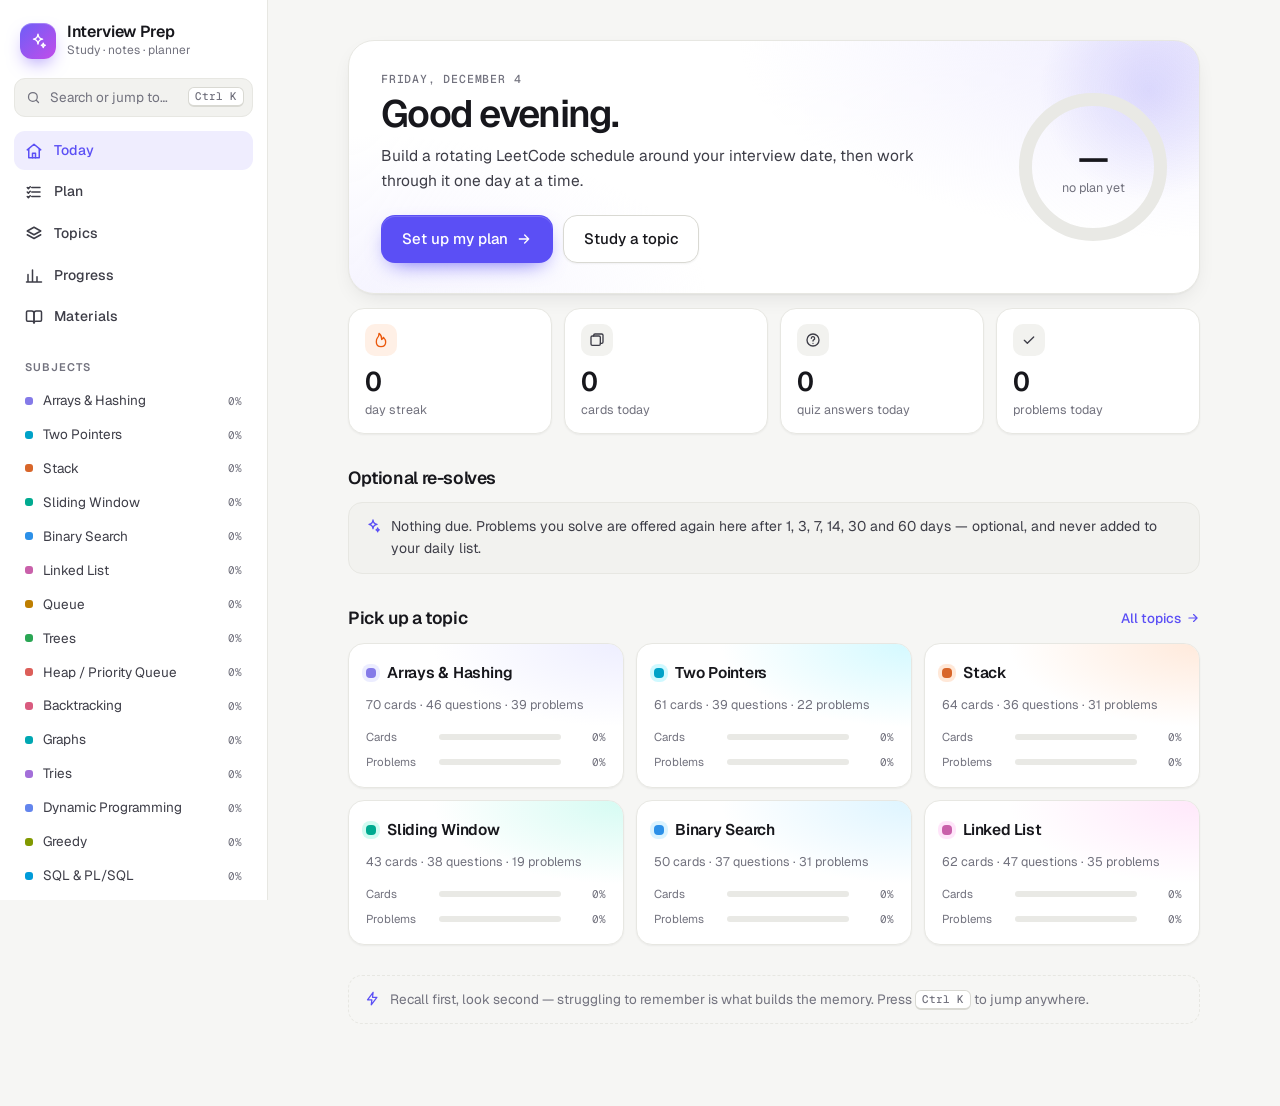
<file: index.html>
<!DOCTYPE html>
<html lang="en">
<head>
<meta charset="utf-8">
<meta name="viewport" content="width=device-width, initial-scale=1, viewport-fit=cover">
<meta name="theme-color" content="#f6f6f4">
<title>Interview Prep</title>
<meta name="description" content="Interview prep — notes, study guides, flashcards, quizzes and a weekly LeetCode planner.">
<link rel="icon" href="data:image/svg+xml,<svg xmlns='http://www.w3.org/2000/svg' viewBox='0 0 100 100'><defs><linearGradient id='g' x1='0' y1='0' x2='1' y2='1'><stop offset='0' stop-color='%236d5ef7'/><stop offset='1' stop-color='%23d946ef'/></linearGradient></defs><rect width='100' height='100' rx='26' fill='url(%23g)'/><path d='M50 20c2 21 9 29 30 32-21 3-28 11-30 32-2-21-9-29-30-32 21-3 28-11 30-32Z' fill='white'/></svg>">
<link rel="preconnect" href="https://fonts.googleapis.com">
<link rel="preconnect" href="https://fonts.gstatic.com" crossorigin>
<link rel="stylesheet" href="https://fonts.googleapis.com/css2?family=Geist:wght@400;500;600;700&family=Geist+Mono:wght@400;500&display=swap">
<script>try{var t=localStorage.getItem("study-theme");if(t==="light"||t==="dark")document.documentElement.dataset.theme=t}catch(e){}</script>
<link rel="stylesheet" href="study/style.css?v=20">
<!-- bump v on every deploy so browsers never mix old and new modules -->
<script type="importmap">{"imports":{
  "./study/js/app.js":"./study/js/app.js?v=20","./study/js/merge.js":"./study/js/merge.js?v=20","./study/js/plan.js":"./study/js/plan.js?v=20","./study/js/srs.js":"./study/js/srs.js?v=20",
  "./study/js/store.js":"./study/js/store.js?v=20","./study/js/sync.js":"./study/js/sync.js?v=20","./study/js/util.js":"./study/js/util.js?v=20","./study/js/ui.js":"./study/js/ui.js?v=20",
  "./study/js/views/cards.js":"./study/js/views/cards.js?v=20","./study/js/views/plan.js":"./study/js/views/plan.js?v=20","./study/js/views/progress.js":"./study/js/views/progress.js?v=20",
  "./study/js/views/quiz.js":"./study/js/views/quiz.js?v=20","./study/js/views/today.js":"./study/js/views/today.js?v=20","./study/js/views/topics.js":"./study/js/views/topics.js?v=20","./study/js/views/materials.js":"./study/js/views/materials.js?v=20","./study/js/views/prep.js":"./study/js/views/prep.js?v=20","./study/js/views/solutions.js":"./study/js/views/solutions.js?v=20","./study/js/solutions.js":"./study/js/solutions.js?v=20"
}}</script>
</head>
<body>
<div class="shell">
  <aside class="side" id="side"></aside>
  <div class="stage">
    <header class="top" id="top"></header>
    <main id="main"></main>
  </div>
</div>
<nav class="dock" id="nav" aria-label="Main"></nav>
<div id="toasts" aria-live="polite"></div>
<script type="module" src="study/js/app.js?v=20"></script>
<noscript><p style="padding:24px">This page needs JavaScript.</p></noscript>
</body>
</html>
</file>
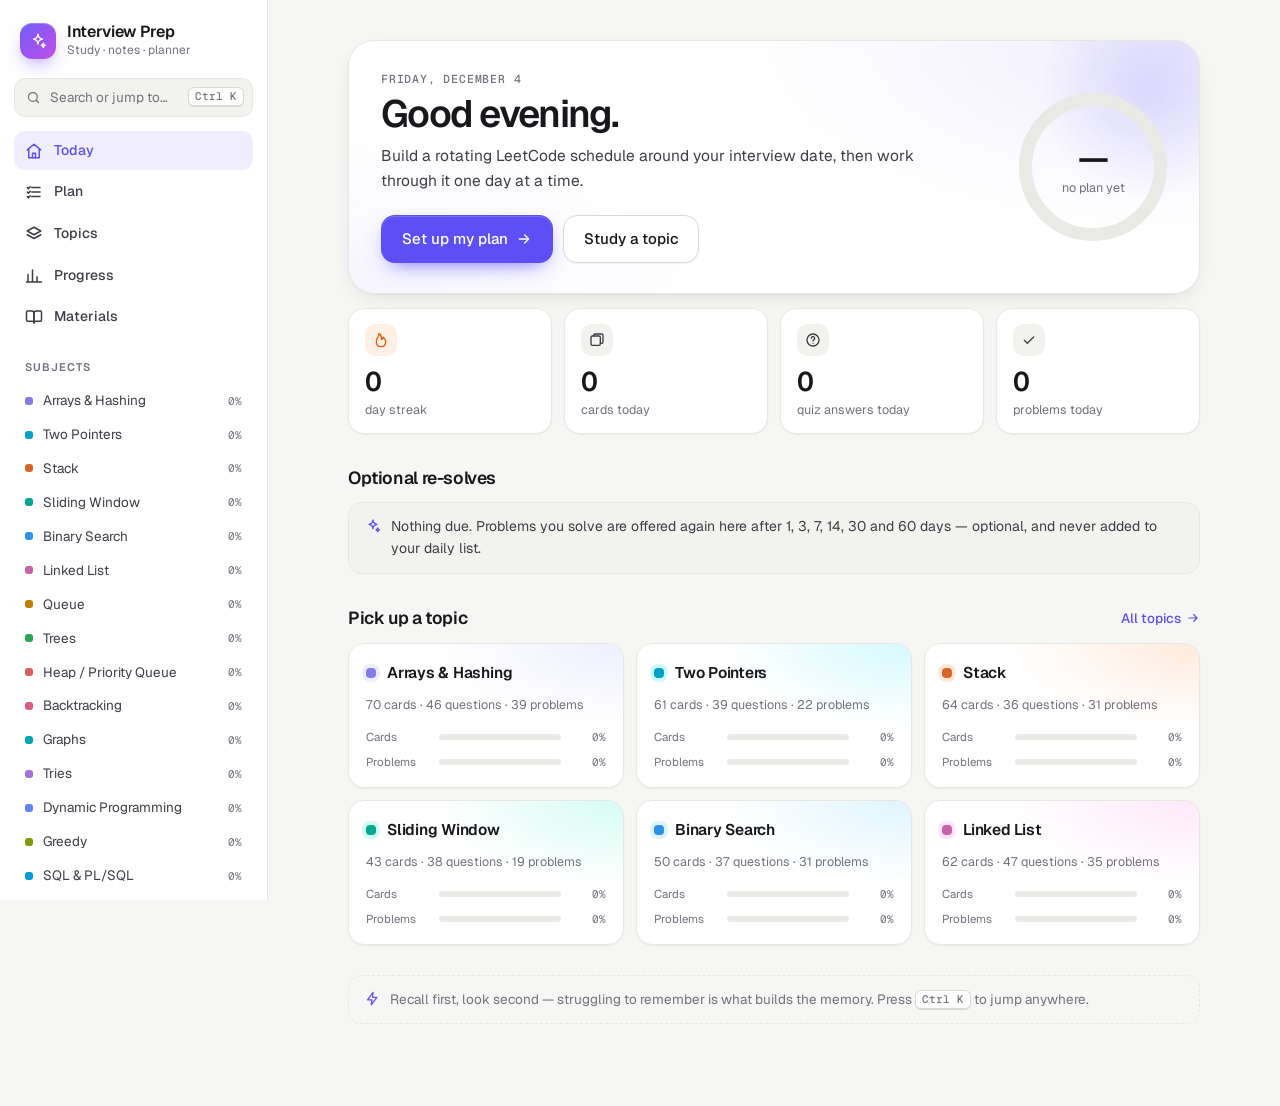
<file: study/index.html>
<!DOCTYPE html>
<html lang="en">
<head>
<meta charset="utf-8">
<title>Interview Prep</title>
<!-- the app now lives at the site root; keep old /study/ links working -->
<script>location.replace("../" + location.hash);</script>
<meta http-equiv="refresh" content="0; url=../">
</head>
<body><p><a href="../">Interview Prep has moved &rarr;</a></p></body>
</html>
</file>
<file: study/style.css>
/* ==========================================================================
   Study — design tokens
   ========================================================================== */
:root{
  --bg:#f6f6f4; --surface:#ffffff; --surface-2:#f2f2ef; --surface-3:#e9e9e5;
  --ink:#17171c; --ink-2:#3d3d47; --muted:#72727e; --line:#e7e7e2; --line-2:#d9d9d3;
  --accent:#5b4ff5; --accent-2:#6f64ff; --accent-ink:#ffffff; --accent-wash:#efedfe; --accent-line:#d8d4fd;
  --good:#16a34a; --good-wash:#e8f7ee; --bad:#dc2626; --bad-wash:#fdeeee; --warn:#b45309; --warn-wash:#fdf3e3;
  --hot:#ea580c; --hot-wash:#fff0e6;
  --sh-1:0 1px 2px rgba(23,23,28,.05);
  --sh-2:0 1px 2px rgba(23,23,28,.04),0 8px 24px -10px rgba(23,23,28,.14);
  --sh-3:0 28px 70px -18px rgba(23,23,28,.32),0 6px 16px -6px rgba(23,23,28,.10);
  --glass:rgba(255,255,255,.74);
  --tl:.64; --tw:.955; --tc-c:.16;
  --r:16px; --r-sm:11px; --r-lg:22px;
  --ease:cubic-bezier(.2,.8,.2,1); --spring:cubic-bezier(.34,1.5,.64,1);
  --font:"Geist",system-ui,-apple-system,"Segoe UI",Roboto,sans-serif;
  --mono:"Geist Mono",ui-monospace,"Cascadia Mono",Consolas,monospace;
  color-scheme:light;
}
@media (prefers-color-scheme: dark){
  :root:not([data-theme="light"]){
    --bg:#0a0a0c; --surface:#131316; --surface-2:#1a1a1f; --surface-3:#24242a;
    --ink:#ededf2; --ink-2:#c6c6d0; --muted:#8c8c99; --line:#232329; --line-2:#2f2f37;
    --accent:#8d84ff; --accent-2:#a39cff; --accent-ink:#0d0b20; --accent-wash:#1f1c3b; --accent-line:#3a3572;
    --good:#4ade80; --good-wash:#10281a; --bad:#f87171; --bad-wash:#2e1414; --warn:#fbbf24; --warn-wash:#2d230b;
    --hot:#fb923c; --hot-wash:#2c1a0d;
    --sh-1:0 1px 2px rgba(0,0,0,.4);
    --sh-2:0 1px 2px rgba(0,0,0,.4),0 10px 28px -12px rgba(0,0,0,.7);
    --sh-3:0 30px 80px -20px rgba(0,0,0,.85),0 6px 18px -6px rgba(0,0,0,.5);
    --glass:rgba(19,19,22,.72);
    --tl:.74; --tw:.27; --tc-c:.15;
    color-scheme:dark;
  }
}
:root[data-theme="dark"]{
  --bg:#0a0a0c; --surface:#131316; --surface-2:#1a1a1f; --surface-3:#24242a;
  --ink:#ededf2; --ink-2:#c6c6d0; --muted:#8c8c99; --line:#232329; --line-2:#2f2f37;
  --accent:#8d84ff; --accent-2:#a39cff; --accent-ink:#0d0b20; --accent-wash:#1f1c3b; --accent-line:#3a3572;
  --good:#4ade80; --good-wash:#10281a; --bad:#f87171; --bad-wash:#2e1414; --warn:#fbbf24; --warn-wash:#2d230b;
  --hot:#fb923c; --hot-wash:#2c1a0d;
  --sh-1:0 1px 2px rgba(0,0,0,.4);
  --sh-2:0 1px 2px rgba(0,0,0,.4),0 10px 28px -12px rgba(0,0,0,.7);
  --sh-3:0 30px 80px -20px rgba(0,0,0,.85),0 6px 18px -6px rgba(0,0,0,.5);
  --glass:rgba(19,19,22,.72);
  --tl:.74; --tw:.27; --tc-c:.15;
  color-scheme:dark;
}
/* topic colour, set per element with style="--h:<hue>" plus class .hued */
.hued{--tc:oklch(var(--tl) var(--tc-c) var(--h,275));--tc-wash:oklch(var(--tw) .045 var(--h,275))}

/* ==========================================================================
   Base
   ========================================================================== */
*,*::before,*::after{box-sizing:border-box}
html{-webkit-text-size-adjust:100%}
body{margin:0;background:var(--bg);color:var(--ink);font:15px/1.55 var(--font);-webkit-font-smoothing:antialiased;text-rendering:optimizeLegibility}
::selection{background:var(--accent-line)}
a{color:var(--accent);text-decoration:none}
button,input,select,textarea{font:inherit;color:inherit}
button{-webkit-tap-highlight-color:transparent}
a{-webkit-tap-highlight-color:transparent}
code{font-family:var(--mono);font-size:.86em;background:var(--surface-2);border:1px solid var(--line);padding:.06em .38em;border-radius:6px}
pre{margin:12px 0;padding:14px 16px;background:var(--surface-2);border:1px solid var(--line);border-radius:12px;overflow:auto;font:12.5px/1.65 var(--mono);tab-size:4}
pre code{background:none;border:0;padding:0;font-size:inherit}
p{margin:0 0 10px} ul,ol{margin:0 0 10px;padding-left:22px}
h1,h2,h3{margin:0;font-weight:600;letter-spacing:-.022em;line-height:1.15}
b,strong{font-weight:600}
:focus-visible{outline:2px solid var(--accent);outline-offset:2px}
.ic{flex:none;display:block}
.muted{color:var(--muted)} .small{font-size:13px} .mono{font-family:var(--mono)} .ink{color:var(--ink)}
kbd{display:inline-block;font:500 11px/1.4 var(--mono);padding:1px 6px;border-radius:6px;border:1px solid var(--line-2);border-bottom-width:2px;background:var(--surface);color:var(--muted);vertical-align:1px}

/* ==========================================================================
   Shell: sidebar (desktop), glass top bar + floating dock (mobile)
   ========================================================================== */
.shell{display:grid;grid-template-columns:1fr;min-height:100vh;min-height:100dvh}
.stage{min-width:0}
.side{display:none}
.top{position:sticky;top:0;z-index:30;display:flex;align-items:center;justify-content:space-between;gap:10px;padding:calc(10px + env(safe-area-inset-top)) 14px 10px 16px;background:var(--glass);-webkit-backdrop-filter:saturate(1.8) blur(18px);backdrop-filter:saturate(1.8) blur(18px);border-bottom:1px solid var(--line)}
#main{view-transition-name:main;max-width:940px;margin:0 auto;padding:20px 16px calc(116px + env(safe-area-inset-bottom))}

.brand{display:flex;align-items:center;gap:11px;color:var(--ink);padding:4px 6px;border-radius:12px}
.brand .logo{width:36px;height:36px;border-radius:12px;display:grid;place-items:center;color:#fff;background:linear-gradient(135deg,#6d5ef7,#c24dea);box-shadow:0 8px 20px -8px #7c5cf7,inset 0 1px 0 rgba(255,255,255,.25);transition:transform .4s var(--spring)}
.brand:hover .logo{transform:rotate(-8deg) scale(1.06)}
.brand b{display:block;font-size:16px;letter-spacing:-.02em;line-height:1.2}
.brand small{display:block;color:var(--muted);font-size:12px}
.brand.sm{gap:9px}
.brand.sm .logo{width:30px;height:30px;border-radius:10px}

.iconbtn{display:grid;place-items:center;width:36px;height:36px;border-radius:11px;border:0;background:transparent;color:var(--ink-2);cursor:pointer;transition:background .15s,color .15s,transform .2s var(--spring)}
.iconbtn:hover{background:var(--surface-2);color:var(--ink)}
.iconbtn:active{transform:scale(.9)}

.sync{display:inline-flex;align-items:center;gap:7px;font-size:12.5px;font-weight:500;color:var(--muted);padding:5px 10px;border-radius:99px;border:1px solid var(--line);background:var(--surface);transition:border-color .2s}
.sync:hover{border-color:var(--line-2)}
.sync.compact{padding:0;width:30px;height:30px;justify-content:center;border:0;background:transparent}
.sync .dot{width:7px;height:7px;border-radius:50%;background:var(--muted)}
.sync.on .dot{background:var(--good);box-shadow:0 0 0 3px var(--good-wash)}
.sync.err .dot{background:var(--bad);box-shadow:0 0 0 3px var(--bad-wash)}

/* dock */
.dock{position:fixed;left:50%;bottom:calc(12px + env(safe-area-inset-bottom));transform:translateX(-50%);z-index:40;display:flex;gap:4px;padding:6px;border-radius:24px;background:var(--glass);-webkit-backdrop-filter:saturate(1.8) blur(20px);backdrop-filter:saturate(1.8) blur(20px);border:1px solid var(--line);box-shadow:var(--sh-3);width:min(430px,calc(100% - 24px))}
.dock a{position:relative;flex:1;display:flex;flex-direction:column;align-items:center;gap:3px;padding:8px 4px 7px;border-radius:18px;color:var(--muted);font-size:11px;font-weight:500;transition:color .25s,transform .2s var(--spring)}
.dock a:active{transform:scale(.92)}
.dock a.on{color:var(--accent)}
.dock{isolation:isolate}
.dock-pill{position:absolute;top:6px;bottom:6px;left:6px;width:calc((100% - 12px - 16px) / 5);border-radius:18px;background:var(--accent-wash);z-index:-1;transform:translateX(calc(var(--i,0) * (100% + 4px)));transition:transform .42s cubic-bezier(.3,1.25,.5,1);will-change:transform}
.dock em{position:absolute;top:3px;left:calc(50% + 6px);min-width:17px;height:17px;padding:0 5px;border-radius:9px;background:var(--accent);color:var(--accent-ink);font:600 10px/17px var(--mono);font-style:normal;text-align:center}

@media (min-width:960px){
  .shell{grid-template-columns:268px minmax(0,1fr)}
  .side{display:flex;flex-direction:column;gap:14px;position:sticky;top:0;height:100vh;height:100dvh;padding:18px 14px 16px;border-right:1px solid var(--line);background:var(--surface);overflow-y:auto;scrollbar-width:none}
  .side:hover{scrollbar-width:thin}
  .top,.dock{display:none}
  #main{padding:40px 44px 72px}
  #toasts{left:auto!important;right:24px;transform:none!important;bottom:24px!important;align-items:flex-end!important}
}

.search{display:flex;align-items:center;gap:9px;width:100%;padding:8px 8px 8px 11px;border-radius:11px;border:1px solid var(--line);background:var(--surface-2);color:var(--muted);cursor:pointer;font-size:13.5px;text-align:left;transition:border-color .2s,color .2s,box-shadow .2s}
.search:hover{border-color:var(--line-2);color:var(--ink-2);box-shadow:var(--sh-1)}
.search kbd{margin-left:auto}
.snav{display:flex;flex-direction:column;gap:2px}
.snav a{position:relative;isolation:isolate;display:flex;align-items:center;gap:11px;padding:9px 11px;border-radius:11px;color:var(--ink-2);font-weight:500;font-size:14px;transition:background .15s,color .2s}
.snav a:hover{background:var(--surface-2)}
.snav a.on{color:var(--accent)}
.snav a.on:hover{background:transparent}
.snav-ind{position:absolute;inset:0;border-radius:11px;background:var(--accent-wash);z-index:-1;view-transition-name:snav-ind}
.snav em{margin-left:auto;font:600 11px/1.6 var(--mono);font-style:normal;background:var(--accent);color:var(--accent-ink);border-radius:99px;padding:0 7px}
.side-h{font-size:11px;font-weight:600;letter-spacing:.09em;text-transform:uppercase;color:var(--muted);padding:0 11px;margin:8px 0 -6px}
.subs{display:flex;flex-direction:column;gap:1px}
.sub{display:flex;align-items:center;gap:10px;padding:6px 11px;border-radius:10px;color:var(--ink-2);font-size:13.5px;transition:background .15s,color .15s}
.sub:hover{background:var(--surface-2);color:var(--ink)}
.sub.on{background:var(--tc-wash);color:var(--ink);font-weight:500}
.sub i{width:8px;height:8px;border-radius:3px;background:var(--tc);flex:none;transition:transform .3s var(--spring)}
.sub:hover i{transform:scale(1.35)}
.sub span{flex:1;min-width:0;overflow:hidden;text-overflow:ellipsis;white-space:nowrap}
.sub small{font:11px var(--mono);color:var(--muted)}
.side-foot{margin-top:auto;display:flex;flex-direction:column;gap:12px;padding-top:14px;border-top:1px solid var(--line)}
.streak{display:flex;align-items:center;gap:9px;font-size:13px;color:var(--ink-2);padding:0 6px}
.streak .ic{color:var(--hot)}

/* ==========================================================================
   Motion: page transitions + entrance choreography
   ========================================================================== */
::view-transition-old(main){animation:vt-out .16s ease both}
::view-transition-new(main){animation:vt-in .34s var(--ease) both}
::view-transition-group(snav-ind),::view-transition-group(dock-ind),::view-transition-group(seg-ind){animation-duration:.42s;animation-timing-function:cubic-bezier(.3,1.25,.5,1)}
html.vt-theme #main,html.vt-theme .snav-ind,html.vt-theme .dock-ind,html.vt-theme .seg-ind{view-transition-name:none}
html.vt-theme::view-transition-old(root){animation:none}
html.vt-theme::view-transition-new(root){animation:theme-in .5s var(--ease) both}
/* top-level tab switches slide sideways in tab order */
::view-transition-old(root),::view-transition-new(root){animation-duration:.22s}
html[data-nav="fwd"]::view-transition-old(main){animation:slide-out-l .2s cubic-bezier(.4,0,1,1) both}
html[data-nav="fwd"]::view-transition-new(main){animation:slide-in-r .34s cubic-bezier(.2,.8,.2,1) both}
html[data-nav="back"]::view-transition-old(main){animation:slide-out-r .2s cubic-bezier(.4,0,1,1) both}
html[data-nav="back"]::view-transition-new(main){animation:slide-in-l .34s cubic-bezier(.2,.8,.2,1) both}
@keyframes slide-out-l{to{opacity:0;transform:translateX(-36px)}}
@keyframes slide-out-r{to{opacity:0;transform:translateX(36px)}}
@keyframes slide-in-r{from{opacity:0;transform:translateX(44px)}}
@keyframes slide-in-l{from{opacity:0;transform:translateX(-44px)}}
@keyframes vt-out{to{opacity:0;transform:translateY(-6px)}}
@keyframes vt-in{from{opacity:0;transform:translateY(12px)}}
@keyframes theme-in{from{clip-path:circle(0 at 100% 0)}to{clip-path:circle(150% at 100% 0)}}
@keyframes rise{from{opacity:0;transform:translateY(10px)}}
@keyframes fade{from{opacity:0}}
@keyframes pop{0%{transform:scale(1)}40%{transform:scale(1.025)}100%{transform:scale(1)}}
@keyframes shake{0%,100%{transform:translateX(0)}20%{transform:translateX(-7px)}40%{transform:translateX(6px)}60%{transform:translateX(-4px)}80%{transform:translateX(2px)}}
@keyframes grow{from{transform:scaleX(0)}}
@keyframes ringin{from{stroke-dashoffset:var(--c)}}

.view[data-enter="1"] .rise{animation:rise .55s var(--ease) both}
.view[data-enter="1"] .rise.d1{animation-delay:.07s}
.view[data-enter="1"] .stagger>*{animation:rise .5s var(--ease) both}
.stagger>:nth-child(2){animation-delay:.04s}.stagger>:nth-child(3){animation-delay:.08s}.stagger>:nth-child(4){animation-delay:.12s}
.stagger>:nth-child(5){animation-delay:.16s}.stagger>:nth-child(6){animation-delay:.2s}.stagger>:nth-child(7){animation-delay:.24s}
.stagger>:nth-child(8){animation-delay:.28s}.stagger>:nth-child(9){animation-delay:.32s}.stagger>:nth-child(n+10){animation-delay:.36s}
.view[data-enter] .bar i{animation:grow 1s var(--ease) both;transform-origin:left}
.view[data-enter] .ring .val{animation:ringin 1.2s var(--ease) both}
@media (max-width:700px){
  .view[data-enter="1"] .stagger>*{animation-duration:.36s}
  .stagger>:nth-child(n+2){animation-delay:.03s}.stagger>:nth-child(n+3){animation-delay:.06s}.stagger>:nth-child(n+4){animation-delay:.09s}.stagger>:nth-child(n+5){animation-delay:.12s}
  .view[data-enter] .ring .val{animation-duration:.8s}
  .view[data-enter] .bar i{animation-duration:.6s}
}
a,button,summary,.chip{touch-action:manipulation}

/* ==========================================================================
   Page furniture
   ========================================================================== */
.page-h{display:flex;align-items:flex-end;justify-content:space-between;gap:16px;flex-wrap:wrap;margin:2px 0 24px}
.page-h h1{font-size:32px;letter-spacing:-.04em}
.eyebrow{font:500 11.5px var(--mono);letter-spacing:.07em;text-transform:uppercase;color:var(--muted);margin-bottom:8px}
.lead{color:var(--ink-2);font-size:15.5px;line-height:1.6;margin:10px 0 20px;max-width:56ch}
.lead b{color:var(--ink)}
h2{font-size:17.5px}
.sec-h{display:flex;align-items:center;gap:10px;margin:34px 0 14px}
.sec-h h2{margin:0}
.sec-h .link,.sec-h>.small{margin-left:auto}
.link{display:inline-flex;align-items:center;gap:5px;font-size:13.5px;font-weight:500;color:var(--accent);transition:gap .2s var(--ease)}
.link:hover{gap:8px}
.linkbtn{display:inline-flex;align-items:center;gap:5px;border:0;background:none;padding:0;color:var(--accent);font-size:inherit;font-weight:500;cursor:pointer}
.linkbtn:hover{text-decoration:underline;text-underline-offset:3px}
.backlink{display:inline-flex;align-items:center;gap:6px;color:var(--muted);font-size:13.5px;font-weight:500;margin:0 0 16px -6px;padding:5px 10px 5px 6px;border-radius:9px;transition:color .15s,background .15s,gap .2s var(--ease)}
.backlink:hover{color:var(--ink);background:var(--surface-2);gap:9px}
.note,.tip{display:flex;align-items:flex-start;gap:10px;padding:13px 16px;border-radius:14px;background:var(--surface-2);border:1px solid var(--line);color:var(--ink-2);font-size:14px}
.note .ic,.tip .ic{margin-top:2px;color:var(--accent)}
.tip{margin-top:30px;background:transparent;border-style:dashed;color:var(--muted);font-size:13.5px}
.loading{display:flex;align-items:center;justify-content:center;gap:10px;padding:80px 0;color:var(--muted)}
.spinner{display:inline-block;width:16px;height:16px;border:2px solid var(--line-2);border-top-color:var(--accent);border-radius:50%;animation:sp .8s linear infinite}
@keyframes sp{to{transform:rotate(360deg)}}

/* ==========================================================================
   Primitives
   ========================================================================== */
.card{background:var(--surface);border:1px solid var(--line);border-radius:var(--r);padding:18px 20px;margin-bottom:12px;box-shadow:var(--sh-1)}
.card.soft{background:var(--surface-2);box-shadow:none}
.card.danger{border-color:color-mix(in oklab,var(--bad) 22%,var(--line))}
.card-h{display:flex;align-items:center;gap:10px;font-size:15px}
.card-h .ic{color:var(--muted)}
.grid{display:grid;gap:12px} .g2{grid-template-columns:repeat(2,1fr)} .g3{grid-template-columns:repeat(3,1fr)}
.row{display:flex;align-items:center;gap:10px;flex-wrap:wrap} .row.between{justify-content:space-between}
.avatar{width:26px;height:26px;border-radius:50%;object-fit:cover}

.btn{display:inline-flex;align-items:center;justify-content:center;gap:8px;min-height:40px;padding:8px 16px;border-radius:var(--r-sm);border:1px solid var(--line-2);background:var(--surface);color:var(--ink);font-weight:500;font-size:14px;line-height:1.2;cursor:pointer;white-space:nowrap;user-select:none;box-shadow:var(--sh-1);transition:transform .18s var(--spring),background .15s,border-color .15s,box-shadow .2s,color .15s}
.btn:hover{background:var(--surface-2);border-color:color-mix(in oklab,var(--ink) 18%,var(--line-2))}
.btn:active{transform:scale(.96)}
.btn.primary{background:var(--accent);border-color:transparent;color:var(--accent-ink);box-shadow:inset 0 1px 0 rgba(255,255,255,.18),0 8px 22px -10px var(--accent)}
.btn.primary:hover{background:var(--accent-2);box-shadow:inset 0 1px 0 rgba(255,255,255,.18),0 12px 26px -10px var(--accent)}
.btn.ghost{background:transparent;border-color:transparent;box-shadow:none;color:var(--ink-2)}
.btn.ghost:hover{background:var(--surface-2);color:var(--ink)}
.btn.sm{min-height:32px;padding:5px 11px;font-size:13px;border-radius:9px;gap:6px}
.btn.lg{min-height:48px;padding:11px 20px;font-size:15px;border-radius:14px}
.btn.block{width:100%}
.btn[disabled]{opacity:.5;pointer-events:none}
.btn kbd{background:transparent;color:inherit;border-color:currentColor;opacity:.55;margin-left:2px}
.btn .count{font:600 11px/1.5 var(--mono);background:var(--accent);color:var(--accent-ink);border-radius:99px;padding:0 6px}
.btn .ic{transition:transform .25s var(--ease)}
.btn:hover .ic:last-child:not(:first-child){transform:translateX(2px)}

.chips{display:flex;flex-wrap:wrap;gap:6px}
.chip{display:inline-flex;align-items:center;gap:6px;padding:6px 13px;border-radius:99px;border:1px solid var(--line-2);background:var(--surface);font-size:13px;font-weight:500;color:var(--ink-2);cursor:pointer;user-select:none;transition:background .2s,border-color .2s,color .2s,transform .2s var(--spring)}
.chip:hover{border-color:color-mix(in oklab,var(--ink) 25%,var(--line-2));color:var(--ink)}
.chip:active{transform:scale(.94)}
.chip.on{background:var(--ink);border-color:var(--ink);color:var(--surface)}
.tag{display:inline-flex;align-items:center;gap:4px;font:500 11px/1.5 var(--mono);padding:1px 8px;border-radius:99px;background:var(--surface-2);color:var(--muted);border:1px solid var(--line);white-space:nowrap}
.tag.easy{color:var(--good);background:var(--good-wash);border-color:transparent}
.tag.medium{color:var(--warn);background:var(--warn-wash);border-color:transparent}
.tag.hard{color:var(--bad);background:var(--bad-wash);border-color:transparent}
.tag.acc{background:var(--accent-wash);color:var(--accent);border-color:transparent}
.tag.ok{background:var(--good-wash);color:var(--good);border-color:transparent}
.tag.bad{background:var(--bad-wash);color:var(--bad);border-color:transparent}

.bar{height:6px;border-radius:99px;background:var(--surface-3);overflow:hidden}
.bar i{display:block;height:100%;border-radius:inherit;background:var(--accent);transition:width .6s var(--ease)}
.bar.good i{background:var(--good)} .bar.bad i{background:var(--bad)} .bar.tint i{background:var(--tc)}

.ring{position:relative;width:var(--size);height:var(--size);flex:none}
.ring svg{transform:rotate(-90deg);display:block;overflow:visible}
.ring circle{fill:none}
.ring .trk{stroke:var(--surface-3)}
.ring .val{stroke:var(--accent);stroke-linecap:round;transition:stroke-dashoffset .8s var(--ease)}
.ring.zero .val{opacity:0}
.hued .ring .val{stroke:var(--tc)}
.ring-l{position:absolute;inset:0;display:grid;place-content:center;text-align:center;line-height:1.1}
.ring-l b{font-size:calc(var(--size) * .23);font-weight:600;letter-spacing:-.04em;font-variant-numeric:tabular-nums}
.ring-l span{font-size:max(10.5px,calc(var(--size) * .085));color:var(--muted);margin-top:3px}

.list{list-style:none;margin:0;padding:0;background:var(--surface);border:1px solid var(--line);border-radius:var(--r);overflow:hidden;box-shadow:var(--sh-1)}
.list>li+li{border-top:1px solid var(--line)}
.li{display:flex;align-items:center;gap:13px;padding:13px 16px;color:inherit;min-height:58px;transition:background .15s}
.li:hover{background:var(--surface-2)}
.li .t{flex:1;min-width:0}
.li .t b{display:block;font-weight:500;font-size:14.5px;line-height:1.35}
.li .t small{display:block;color:var(--muted);font-size:12.5px;margin-top:1px}
.li .r{display:flex;align-items:center;gap:8px;font:12px var(--mono);color:var(--muted);white-space:nowrap}
.li:hover .r .ic{color:var(--accent)}
.lidot{width:9px;height:9px;border-radius:3px;background:var(--tc);flex:none;box-shadow:0 0 0 4px var(--tc-wash)}

.empty{display:flex;flex-direction:column;align-items:center;text-align:center;padding:52px 22px;color:var(--muted);border:1px dashed var(--line-2);border-radius:var(--r-lg);background:var(--surface)}
.empty>.ic{margin-bottom:14px;color:var(--muted);opacity:.8}
.empty b{display:block;font-size:17px;color:var(--ink);margin-bottom:6px;font-weight:600}

/* ==========================================================================
   Today
   ========================================================================== */
.hero{position:relative;overflow:hidden;display:flex;align-items:center;justify-content:space-between;gap:28px;padding:30px 32px;border-radius:26px;border:1px solid var(--line);background:radial-gradient(90% 130% at 100% 0%,var(--accent-wash),transparent 60%),radial-gradient(60% 90% at 0% 100%,color-mix(in oklab,var(--accent-wash) 60%,transparent),transparent 70%),var(--surface);box-shadow:var(--sh-2)}
.hero::after{content:"";position:absolute;right:-60px;top:-60px;width:220px;height:220px;border-radius:50%;background:radial-gradient(circle,color-mix(in oklab,var(--accent) 16%,transparent),transparent 70%);pointer-events:none;animation:float 9s ease-in-out infinite;will-change:transform}
@keyframes float{50%{transform:translate(-20px,24px) scale(1.08)}}
.hero-main{position:relative;z-index:1;min-width:0}
.hero h1{font-size:38px;letter-spacing:-.045em;line-height:1.05}
.hero .lead{margin-bottom:22px}
.hero-ring{position:relative;z-index:1}
.checks{list-style:none;padding:0;margin:0 0 22px;display:grid;gap:8px;color:var(--ink-2);font-size:14px}
.checks li{display:flex;align-items:center;gap:10px}
.checks .ic{color:var(--good)}
@media (max-width:640px){
  .hero{flex-direction:column-reverse;align-items:stretch;padding:22px 20px;gap:18px;border-radius:22px}
  .hero h1{font-size:30px}
  .hero-ring{align-self:center}
  .hero .row .btn{flex:1}
}

.stats{display:grid;grid-template-columns:repeat(4,1fr);gap:12px;margin-top:14px}
.stats.six{grid-template-columns:repeat(3,1fr);margin-top:0}
.stats.three{grid-template-columns:repeat(3,1fr);margin:22px 0}
@media (max-width:700px){.stats,.stats.six{grid-template-columns:repeat(2,1fr)}.stats.three{grid-template-columns:repeat(3,1fr);gap:8px}}
.stat{position:relative;padding:15px 16px 14px;border-radius:var(--r);background:var(--surface);border:1px solid var(--line);box-shadow:var(--sh-1);text-align:left;transition:transform .3s var(--ease),box-shadow .3s}
.stat:hover{transform:translateY(-3px);box-shadow:var(--sh-2)}
.stat-ic{display:grid;place-items:center;width:32px;height:32px;border-radius:10px;background:var(--surface-2);color:var(--ink-2);margin-bottom:12px}
.stat b{display:block;font-size:27px;font-weight:600;letter-spacing:-.04em;line-height:1.05;font-variant-numeric:tabular-nums}
.stat b small{font-size:14px;color:var(--muted);font-weight:500;letter-spacing:-.01em;margin-left:1px}
.stat>span:last-child{display:block;font-size:12.5px;color:var(--muted);margin-top:3px}
.stat.hot .stat-ic{background:var(--hot-wash);color:var(--hot)}
.stat.hot:hover .stat-ic .ic{animation:flick .6s ease}
@keyframes flick{30%{transform:scale(1.2) rotate(-8deg)}60%{transform:scale(.95) rotate(5deg)}}

/* ==========================================================================
   Topics
   ========================================================================== */
.tgrid{display:grid;grid-template-columns:repeat(auto-fill,minmax(230px,1fr));gap:12px}
.ttile{position:relative;display:flex;flex-direction:column;gap:10px;padding:17px 17px 16px;border-radius:var(--r);background:var(--surface);border:1px solid var(--line);color:inherit;box-shadow:var(--sh-1);overflow:hidden;transition:transform .35s var(--ease),box-shadow .35s,border-color .35s}
.ttile::before{content:"";position:absolute;inset:0;background:radial-gradient(120% 100% at 100% 0%,var(--tc-wash),transparent 58%);opacity:.9;pointer-events:none;transition:opacity .35s}
.ttile:hover{transform:translateY(-4px);box-shadow:var(--sh-2);border-color:color-mix(in oklab,var(--tc) 40%,var(--line))}
.ttile:hover::before{opacity:1}
.ttile>*{position:relative}
.ttile-t{display:flex;align-items:center;gap:11px}
.ttile-t b{font-size:15.5px;font-weight:600;letter-spacing:-.015em}
.ttile .go{margin-left:auto;color:var(--tc);opacity:0;transform:translateX(-6px);transition:opacity .25s,transform .35s var(--ease)}
.ttile:hover .go{opacity:1;transform:none}
.tdot{display:inline-block;width:10px;height:10px;border-radius:4px;background:var(--tc);box-shadow:0 0 0 4px var(--tc-wash);flex:none}
.tdot.lg{width:14px;height:14px;border-radius:5px;box-shadow:0 0 0 5px color-mix(in oklab,var(--tc) 22%,transparent)}
.ttile-m{font-size:12.5px;color:var(--muted)}
.ttile-bars{display:grid;gap:7px;margin-top:auto;padding-top:4px}
.ttile-bars>div{display:grid;grid-template-columns:64px 1fr 36px;align-items:center;gap:9px;font-size:11.5px;color:var(--muted)}
.ttile-bars em{font:11px var(--mono);font-style:normal;text-align:right}
.ttile.dim{opacity:.55}

.thead{position:relative;overflow:hidden;padding:26px 26px 22px;border-radius:24px;border:1px solid var(--line);background:linear-gradient(135deg,var(--tc-wash),transparent 65%),var(--surface);margin-bottom:16px;box-shadow:var(--sh-1)}
.thead::after{content:"";position:absolute;right:-50px;bottom:-80px;width:220px;height:220px;border-radius:50%;background:radial-gradient(circle,color-mix(in oklab,var(--tc) 20%,transparent),transparent 70%);pointer-events:none}
.thead-t{display:flex;align-items:center;gap:14px;position:relative}
.thead h1{font-size:32px;letter-spacing:-.04em}
.thead p{position:relative;color:var(--ink-2);margin:10px 0 0;max-width:62ch}
.thead-s{position:relative;display:flex;gap:28px;flex-wrap:wrap;margin-top:20px}
.thead-s b{display:block;font-size:22px;font-weight:600;letter-spacing:-.03em;font-variant-numeric:tabular-nums}
.thead-s b small{font-size:13px;color:var(--muted);font-weight:500}
.thead-s span{font-size:12px;color:var(--muted)}

.seg{display:flex;gap:4px;padding:4px;margin:0 0 18px;background:var(--surface-2);border:1px solid var(--line);border-radius:15px}
.seg a{position:relative;isolation:isolate;flex:1;display:flex;align-items:center;justify-content:center;gap:7px;padding:9px 8px;border-radius:11px;color:var(--muted);font-weight:500;font-size:14px;transition:color .25s}
.seg a:hover{color:var(--ink)}
.seg a.on{color:var(--ink)}
.seg-ind{position:absolute;inset:0;border-radius:11px;background:var(--surface);box-shadow:var(--sh-2);z-index:-1;view-transition-name:seg-ind}
.seg small{font:11px var(--mono);color:var(--muted);background:color-mix(in oklab,var(--surface-3) 70%,transparent);padding:0 6px;border-radius:99px}
@media (max-width:420px){.seg a .ic{display:none}}

.tsum{display:flex;align-items:center;justify-content:space-between;gap:16px;flex-wrap:wrap;padding:16px 18px;border-radius:var(--r);background:var(--surface);border:1px solid var(--line);box-shadow:var(--sh-1);margin-bottom:6px}
.tsum-l{display:flex;align-items:center;gap:16px;min-width:0}
.tsum-l b{font-size:16px}
.findw{position:relative;display:block;margin:16px 0 4px}
.findw>.ic{position:absolute;left:13px;top:50%;transform:translateY(-50%);color:var(--muted);pointer-events:none}
.find{width:100%;padding:11px 14px 11px 40px;border:1px solid var(--line-2);border-radius:13px;background:var(--surface);outline:none;transition:border-color .2s,box-shadow .2s}
.find:focus{border-color:var(--accent);box-shadow:0 0 0 4px var(--accent-wash)}
.igroup{margin-top:22px}
.igroup[hidden],.irow[hidden]{display:none}
.ghead{display:flex;align-items:center;justify-content:space-between;gap:10px;padding:0 4px 9px;font-size:14px}
.ghead b{display:flex;align-items:center;gap:9px}
.irow{border:1px solid var(--line);border-radius:13px;background:var(--surface);margin-bottom:8px;transition:border-color .25s,box-shadow .25s}
.irow summary{display:flex;align-items:center;gap:12px;padding:12px 14px;cursor:pointer;list-style:none;border-radius:13px;transition:background .15s}
.irow summary:hover{background:var(--surface-2)}
.irow summary::-webkit-details-marker{display:none}
.irow summary::after{content:"";flex:none;width:7px;height:7px;border-right:2px solid var(--muted);border-bottom:2px solid var(--muted);transform:rotate(45deg) translate(-2px,-2px);transition:transform .3s var(--ease)}
.irow[open] summary::after{transform:rotate(225deg) translate(-2px,-2px)}
.irow[open]{border-color:color-mix(in oklab,var(--tc,var(--accent)) 40%,var(--line));box-shadow:var(--sh-2)}
.irow[open] summary{border-bottom-left-radius:0;border-bottom-right-radius:0}
.irow .stext{flex:1;min-width:0;font-size:14.5px;line-height:1.45}
.irow .stext p{margin:0}
.ibody{padding:4px 16px 14px;border-top:1px solid var(--line);font-size:14.5px;animation:rise .35s var(--ease)}
.ibody>:first-child{margin-top:12px}
.ibody>:last-child{margin-bottom:0}
.opts{list-style:none;margin:12px 0;padding:0}
.opts li{display:flex;align-items:flex-start;gap:8px;padding:8px 12px;border-radius:10px;margin-bottom:5px;background:var(--surface-2)}
.opts li .ic{margin-top:4px}
.opts li.right{background:var(--good-wash);color:var(--good);font-weight:500}

/* ==========================================================================
   Sessions: flashcards and quiz
   ========================================================================== */
.sess-h{display:flex;align-items:center;gap:12px;margin-bottom:22px;max-width:680px;margin-left:auto;margin-right:auto}
.sess-h .bar{flex:1;height:8px}
.sess-h .bar i{background:linear-gradient(90deg,var(--accent),#c24dea)}
.view[data-enter] .sess-h .bar i{animation:none}
.sess-n{font:500 12.5px var(--mono);color:var(--muted);min-width:52px;text-align:right}

.deck{position:relative;isolation:isolate;max-width:660px;margin:0 auto}
.deck-shadow{position:absolute;left:16px;right:16px;top:14px;bottom:-9px;border-radius:24px;background:var(--surface);border:1px solid var(--line);z-index:-1;opacity:.75;box-shadow:var(--sh-1)}
.deck-shadow.two{left:34px;right:34px;top:28px;bottom:-18px;opacity:.45;z-index:-2}
.fc{position:relative;perspective:1600px;touch-action:pan-y;cursor:pointer;transition:transform .45s var(--spring)}
.fc.drag{transition:none;cursor:grabbing}
.fc.enter{animation:fcin .5s var(--ease) both}
@keyframes fcin{from{opacity:0;transform:translateY(22px) scale(.96)}}
.fc-in{display:grid;transform-style:preserve-3d;transition:transform .7s cubic-bezier(.3,1.2,.4,1)}
.fc-in.flipped{transform:rotateY(180deg)}
.face{grid-area:1/1;-webkit-backface-visibility:hidden;backface-visibility:hidden;min-height:320px;display:flex;flex-direction:column;gap:16px;padding:28px 28px 24px;border-radius:24px;background:var(--surface);border:1px solid var(--line);box-shadow:var(--sh-2)}
.face.front{justify-content:center;background:radial-gradient(100% 80% at 50% 0%,var(--accent-wash),transparent 55%),var(--surface)}
.face.back{transform:rotateY(180deg)}
.fc .fc-side{display:flex;align-items:center;justify-content:space-between;gap:8px;font:500 11px var(--mono);letter-spacing:.08em;text-transform:uppercase;color:var(--muted)}
.fc .front .fc-side{position:absolute;top:24px;left:28px;right:28px}
.fc .q{font-size:21px;line-height:1.5;font-weight:500;letter-spacing:-.015em}
.fc .q-sm{font-size:14px;color:var(--muted);font-weight:400;letter-spacing:0;padding-bottom:14px;border-bottom:1px dashed var(--line-2)}
.fc .a{font-size:15.5px;line-height:1.65}
.fc .q p:last-child,.fc .a p:last-child{margin-bottom:0}
.fc .hint{position:absolute;left:0;right:0;bottom:22px;display:flex;align-items:center;justify-content:center;gap:7px;font-size:12.5px;color:var(--muted);animation:breathe 2.4s ease-in-out infinite}
@keyframes breathe{50%{opacity:.45}}
.fc .front{position:relative;padding-top:56px;padding-bottom:56px}
.swipe-tint{position:absolute;inset:0;border-radius:24px;pointer-events:none;opacity:var(--tint,0);display:flex;align-items:center;justify-content:space-between;padding:0 26px}
.swipe-tint span{display:grid;place-items:center;width:52px;height:52px;border-radius:50%;opacity:0;transition:opacity .15s}
.fc[data-dir="r"] .swipe-tint{background:linear-gradient(270deg,color-mix(in oklab,var(--good) 18%,transparent),transparent 70%);box-shadow:inset 0 0 0 2px var(--good)}
.fc[data-dir="l"] .swipe-tint{background:linear-gradient(90deg,color-mix(in oklab,var(--bad) 18%,transparent),transparent 70%);box-shadow:inset 0 0 0 2px var(--bad)}
.fc[data-dir="r"] .st-r{opacity:1;background:var(--good);color:#fff}
.fc[data-dir="l"] .st-l{opacity:1;background:var(--bad);color:#fff}
.fc-act{max-width:660px;margin:26px auto 0}
.fc-act.again-in{animation:rise .4s var(--ease) both}
.hintline{text-align:center;color:var(--muted);font-size:12.5px;margin:14px 0 0}
.rate{display:grid;gap:12px}
.rate.two{grid-template-columns:1fr 1fr}
.rate button{display:flex;align-items:center;justify-content:center;gap:9px;min-height:56px;border-radius:15px;border:1px solid var(--line-2);background:var(--surface);cursor:pointer;font-weight:600;font-size:15px;box-shadow:var(--sh-1);transition:transform .2s var(--spring),background .2s,border-color .2s,box-shadow .2s}
.rate button:hover{transform:translateY(-2px);box-shadow:var(--sh-2)}
.rate button:active{transform:scale(.96)}
.rate .again{color:var(--bad)} .rate .again:hover{background:var(--bad-wash);border-color:var(--bad)}
.rate .good{color:var(--good)} .rate .good:hover{background:var(--good-wash);border-color:var(--good)}
.rate kbd{margin-left:2px}

.qz{max-width:680px;margin:0 auto}
.qz-q{font-size:20px;font-weight:500;line-height:1.5;letter-spacing:-.015em;margin:14px 0 20px}
.qz-q p:last-child{margin-bottom:0}
.qz[data-new] .opt{animation:rise .45s var(--ease) both}
.qz[data-new] .opt:nth-of-type(2){animation-delay:.05s}.qz[data-new] .opt:nth-of-type(3){animation-delay:.1s}.qz[data-new] .opt:nth-of-type(4){animation-delay:.15s}.qz[data-new] .opt:nth-of-type(n+5){animation-delay:.2s}
.qz[data-new] .qz-q{animation:rise .4s var(--ease) both}
.opt{display:flex;gap:13px;align-items:flex-start;width:100%;text-align:left;padding:14px 16px;margin-bottom:10px;border:1px solid var(--line-2);border-radius:15px;background:var(--surface);cursor:pointer;line-height:1.5;box-shadow:var(--sh-1);transition:transform .25s var(--ease),border-color .2s,background .2s,box-shadow .2s}
.opt:hover{border-color:var(--accent);transform:translateX(4px);box-shadow:var(--sh-2)}
.opt:hover .k{background:var(--accent);color:var(--accent-ink);border-color:transparent}
.opt:active{transform:scale(.99)}
.opt .k{flex:none;width:27px;height:27px;border-radius:8px;background:var(--surface-2);border:1px solid var(--line);display:grid;place-items:center;font:500 12px var(--mono);color:var(--muted);transition:background .2s,color .2s}
.opt>span:last-child{padding-top:2px}
.opt.locked{cursor:default}
.opt.locked:hover{transform:none;border-color:var(--line-2);box-shadow:var(--sh-1)}
.opt.locked:hover .k{background:var(--surface-2);color:var(--muted);border-color:var(--line)}
.opt.locked:not(.right):not(.wrong){opacity:.5}
.opt.right,.opt.right:hover{border-color:var(--good);background:var(--good-wash);animation:pop .5s var(--spring)}
.opt.right .k,.opt.right:hover .k{background:var(--good);color:#fff;border-color:transparent}
.opt.wrong,.opt.wrong:hover{border-color:var(--bad);background:var(--bad-wash);animation:shake .45s}
.opt.wrong .k,.opt.wrong:hover .k{background:var(--bad);color:#fff;border-color:transparent}
.explain{display:flex;gap:12px;align-items:flex-start;padding:14px 16px;border-radius:14px;background:var(--accent-wash);border:1px solid var(--accent-line);margin:8px 0 16px;font-size:14.5px}
.explain>.ic{margin-top:3px;color:var(--accent)}
.explain>div{min-width:0}
.explain p:last-child{margin-bottom:0}
.explain.ok{background:var(--good-wash);border-color:color-mix(in oklab,var(--good) 30%,transparent);animation:rise .4s var(--ease) both}
.explain.no{background:var(--bad-wash);border-color:color-mix(in oklab,var(--bad) 30%,transparent);animation:rise .4s var(--ease) both}
.explain.ok>.ic{color:var(--good)} .explain.no>.ic{color:var(--bad)}

.result{display:flex;flex-direction:column;align-items:center;text-align:center;padding:34px 22px 28px;border-radius:26px;border:1px solid var(--line);background:radial-gradient(100% 90% at 50% 0%,var(--accent-wash),transparent 62%),var(--surface);box-shadow:var(--sh-2);margin:0 auto 18px;max-width:680px;animation:rise .5s var(--ease) both}
.result h1{font-size:30px;letter-spacing:-.04em;margin:18px 0 4px}
.result .ring .val{animation:ringin 1.3s .15s var(--ease) both}
.result .stats{width:100%}
.card.miss{max-width:680px;margin-left:auto;margin-right:auto}
.miss-q{margin:10px 0;font-weight:500}
.miss-a{display:flex;align-items:flex-start;gap:8px;color:var(--good);font-size:14px;margin-bottom:10px}
.miss-a .ic{margin-top:4px}

/* ==========================================================================
   Plan
   ========================================================================== */
.today-card{padding:20px;border-radius:24px;background:var(--surface);border:1px solid var(--line);box-shadow:var(--sh-2)}
.today-h{display:flex;align-items:center;gap:16px;margin-bottom:16px}
.today-t{min-width:0}
.today-t .eyebrow{margin-bottom:4px}
.today-t h2{font-size:21px;letter-spacing:-.03em}
.today-f{display:flex;align-items:center;gap:12px;flex-wrap:wrap;margin-top:14px;padding-top:12px;border-top:1px dashed var(--line-2)}
.banner{display:flex;align-items:center;gap:10px;padding:10px 14px;border-radius:12px;font-size:13.5px;margin:0 0 14px}
.banner.warn{background:var(--warn-wash);color:var(--warn)}
.banner.good{background:var(--good-wash);color:var(--good)}
.tchip{display:inline-flex;align-items:center;gap:6px;max-width:100%;font-size:12px;font-weight:500;line-height:1.3;padding:3px 9px 3px 7px;border-radius:8px;background:var(--tc-wash);color:var(--ink-2);overflow:hidden;white-space:nowrap;text-overflow:ellipsis;transition:filter .15s}
.tchip::before{content:"";width:7px;height:7px;border-radius:2px;background:var(--tc);flex:none}
a.tchip:hover{filter:brightness(.96)}

.plist{display:flex;flex-direction:column;gap:10px}
.pitem{position:relative;padding:14px 16px;border-radius:var(--r);background:var(--surface);border:1px solid var(--line);transition:background .35s,border-color .35s,box-shadow .25s,transform .25s var(--ease)}
.pitem:hover{box-shadow:var(--sh-2)}
.pitem.done{background:color-mix(in oklab,var(--good-wash) 75%,var(--surface));border-color:color-mix(in oklab,var(--good) 22%,var(--line))}
.pitem.done .ptitle b{color:var(--muted);text-decoration:line-through;text-decoration-color:color-mix(in oklab,var(--muted) 55%,transparent)}
.prow{display:flex;align-items:center;gap:14px}
.ptitle{flex:1;min-width:0;display:flex;flex-direction:column;gap:3px;color:inherit}
.ptitle b{display:flex;align-items:center;gap:7px;font-size:15px;font-weight:500;line-height:1.35;word-break:break-word;transition:color .15s}
.ptitle .ext{color:var(--accent);opacity:0;transform:translate(-3px,3px);transition:opacity .2s,transform .25s var(--ease)}
.ptitle:hover b{color:var(--accent)}
.ptitle:hover .ext{opacity:1;transform:none}
.tick{flex:none;width:30px;height:30px;border-radius:50%;border:2px solid var(--line-2);background:var(--surface);color:#fff;cursor:pointer;display:grid;place-items:center;padding:0;transition:border-color .2s,background .2s,transform .25s var(--spring)}
.tick .ic{opacity:0;transform:scale(.6);transition:opacity .2s,transform .3s var(--spring)}
.tick:hover{border-color:var(--good);background:var(--good-wash)}
.tick:hover .ic{opacity:.5;transform:none;color:var(--good)}
.tick:active{transform:scale(.85)}
.tick.on{background:var(--good);border-color:var(--good)}
.tick.on .ic{opacity:1;transform:none;color:#fff}
.tick.pop{animation:tickpop .55s var(--spring)}
.tick.pop .ic path{stroke-dasharray:24;stroke-dashoffset:24;animation:draw .45s .12s var(--ease) forwards}
@keyframes tickpop{0%{transform:scale(.55);box-shadow:0 0 0 0 color-mix(in oklab,var(--good) 45%,transparent)}60%{transform:scale(1.15)}100%{transform:scale(1);box-shadow:0 0 0 12px transparent}}
@keyframes draw{to{stroke-dashoffset:0}}
.pact{display:flex;gap:2px;margin:8px 0 -4px 36px;flex-wrap:wrap}
.pact .btn{color:var(--muted)}
.pact .btn:hover{color:var(--ink)}
.pdone{display:flex;align-items:center;gap:7px;flex-wrap:wrap;margin:8px 0 0 44px;font-size:12.5px;color:var(--good)}
.pdone .linkbtn{font-size:12.5px}
.dotsep{width:3px;height:3px;border-radius:50%;background:currentColor;opacity:.5}
/* "Before you solve": pages to read and a short warm-up, under a problem in the plan */
.prep{margin:10px 0 2px 44px;padding:10px 12px;border-radius:12px;background:var(--surface-2);border:1px solid var(--line);display:grid;gap:8px;font-size:12.5px;color:var(--ink-2)}
.prep-r{display:grid;grid-template-columns:58px minmax(0,1fr);gap:8px;align-items:start}
.prep-l{padding-top:2px;font:500 10.5px/1.6 var(--mono);text-transform:uppercase;letter-spacing:.05em;color:var(--muted)}
.prep-c{display:flex;flex-wrap:wrap;align-items:center;gap:4px 8px;min-width:0;line-height:1.6}
.prep a.pp{color:var(--accent);font-weight:600;font-variant-numeric:tabular-nums}
.prep a.pp:hover{text-decoration:underline;text-underline-offset:3px}
.prep .sub{color:var(--muted)}
.prep .linkbtn{font-size:12.5px}
.prep-ok{display:inline-flex;align-items:center;gap:4px;color:var(--good);font-weight:600}
.prep-n{font-size:12px;color:var(--muted);padding-left:66px}
@media (max-width:600px){.prep{margin-left:0}.prep-n{padding-left:0}}
.trow{display:flex;align-items:center;gap:13px;padding:12px 16px}
.trow.wrap{flex-wrap:wrap}
.list .trow:hover{background:var(--surface-2)}

.week{display:grid;grid-template-columns:repeat(7,minmax(0,1fr));gap:8px}
.wd{display:flex;flex-direction:column;gap:6px;padding:11px 9px;border-radius:15px;background:var(--surface);border:1px solid var(--line);min-width:0;box-shadow:var(--sh-1);transition:transform .3s var(--ease),box-shadow .3s}
.wd:hover{transform:translateY(-3px);box-shadow:var(--sh-2)}
.wd-h{display:flex;align-items:baseline;justify-content:space-between;gap:4px;margin-bottom:2px}
.wd-h b{font:500 10.5px var(--mono);text-transform:uppercase;letter-spacing:.07em;color:var(--muted)}
.wd-h span{display:flex;align-items:center;gap:4px;font-size:18px;font-weight:600;letter-spacing:-.03em}
.wd-ok{display:grid;place-items:center;width:15px;height:15px;border-radius:50%;background:var(--good);color:#fff}
.wd.now{border-color:var(--accent);box-shadow:0 0 0 4px var(--accent-wash),var(--sh-2)}
.wd.now .wd-h b{color:var(--accent)}
.wd.off{background:transparent;box-shadow:none;border-style:dashed}
.wd.off:hover{transform:none}
.wd .rest{font-size:11.5px;color:var(--muted)}
.wd .tchip{font-size:11px;padding:3px 6px}
@media (max-width:600px){
  .week{gap:4px}
  .wd{padding:8px 4px;border-radius:11px}
  .wd .tchip{font-size:9.5px;padding:2px 3px;border-radius:5px}
  .wd .tchip::before{display:none}
  .wd-h{flex-direction:column;align-items:center;gap:0}
  .wd-h span{font-size:15px}
}

.cov{display:grid;grid-template-columns:repeat(auto-fill,minmax(240px,1fr));gap:10px}
.covi{display:flex;flex-direction:column;gap:9px;padding:13px 15px;border-radius:15px;background:var(--surface);border:1px solid var(--line);color:inherit;box-shadow:var(--sh-1);transition:transform .3s var(--ease),box-shadow .3s,border-color .3s}
.covi:hover{transform:translateY(-3px);box-shadow:var(--sh-2);border-color:color-mix(in oklab,var(--tc) 40%,var(--line))}
.covi-t{display:flex;align-items:center;gap:10px;font-weight:500;font-size:14px}
.covi-t small{margin-left:auto;font:12px var(--mono);color:var(--muted)}
.covi-m{display:flex;align-items:center;gap:6px;font-size:12px;color:var(--muted)}
.covi.locked{opacity:.5}

.lvls{display:grid;gap:4px}
.lvl{display:flex;align-items:center;justify-content:space-between;gap:10px;flex-wrap:wrap;padding:10px 4px;border-top:1px solid var(--line)}
.lvl:first-child{border-top:0}
.lvl-t{display:flex;align-items:center;gap:10px}
.lvl-t b{font-size:14px;font-weight:500}
.input{display:block;width:100%;padding:11px 13px;border:1px solid var(--line-2);border-radius:12px;background:var(--surface-2);margin-top:8px;outline:none;transition:border-color .2s,box-shadow .2s,background .2s}
.input:focus{border-color:var(--accent);box-shadow:0 0 0 4px var(--accent-wash);background:var(--surface)}
.field-l{display:block;font-size:13px;font-weight:500;color:var(--ink-2);margin-top:16px}
/* saved solution versions: tabs in the solutions box, time/space row, entries on the review page */
.vtabs{margin:4px 0 2px;flex-wrap:wrap}
.vrow{display:grid;grid-template-columns:1fr 1fr;gap:10px}
.linkbtn.danger{color:var(--bad)}
.ver{padding:12px 0;border-top:1px solid var(--line)}
.ver:first-child{border-top:0;padding-top:0}
.ver-h{display:flex;align-items:center;gap:8px;flex-wrap:wrap;margin-bottom:8px}
.ver-h .linkbtn{margin-left:auto;font-size:12.5px}
.ver .explain{margin:0 0 10px}
.ver pre{margin:0}
.field-l:first-of-type{margin-top:14px}
input[type=range]{width:100%;margin-top:12px;accent-color:var(--accent)}
.sticky-actions{position:sticky;bottom:calc(96px + env(safe-area-inset-bottom));z-index:5;padding:12px;margin:0 -12px;border-radius:18px;background:var(--glass);-webkit-backdrop-filter:blur(14px);backdrop-filter:blur(14px)}
@media (min-width:960px){.sticky-actions{bottom:16px}}

/* ==========================================================================
   Progress
   ========================================================================== */
.heat-card{overflow:hidden}
.heat{display:grid;grid-template-rows:repeat(7,14px);grid-auto-flow:column;grid-auto-columns:14px;gap:4px;overflow-x:auto;padding:2px 2px 6px;scrollbar-width:thin}
.heat i{width:14px;height:14px;border-radius:4px;background:var(--surface-3);transition:transform .2s var(--spring)}
.heat i:hover{transform:scale(1.35)}
.heat i.l1,.legend i.l1{background:color-mix(in oklab,var(--accent) 32%,var(--surface-3))}
.heat i.l2,.legend i.l2{background:color-mix(in oklab,var(--accent) 64%,var(--surface-3))}
.heat i.l3,.legend i.l3{background:var(--accent)}
.legend{display:flex;align-items:center;gap:4px;font-size:11.5px;color:var(--muted)}
.legend i{width:11px;height:11px;border-radius:3px;background:var(--surface-3)}
.pgrid{display:grid;grid-template-columns:repeat(auto-fill,minmax(260px,1fr));gap:12px}
.pcard{display:flex;align-items:center;gap:16px;padding:16px;border-radius:var(--r);background:var(--surface);border:1px solid var(--line);color:inherit;box-shadow:var(--sh-1);transition:transform .3s var(--ease),box-shadow .3s,border-color .3s}
.pcard:hover{transform:translateY(-3px);box-shadow:var(--sh-2);border-color:color-mix(in oklab,var(--tc) 40%,var(--line))}
.pcard-b{flex:1;min-width:0;display:grid;gap:4px}
.pcard-b b{font-size:15px}
.pcard-b .bar{margin-top:4px}

/* ==========================================================================
   Materials (notes and study guides)
   ========================================================================== */
.mgrid{display:grid;grid-template-columns:repeat(auto-fill,minmax(250px,1fr));gap:12px;margin-top:14px}
.mtile{position:relative;display:flex;align-items:center;gap:14px;padding:16px;border-radius:var(--r);background:var(--surface);border:1px solid var(--line);color:inherit;box-shadow:var(--sh-1);overflow:hidden;transition:transform .35s var(--ease),box-shadow .35s,border-color .35s}
.mtile::before{content:"";position:absolute;inset:0;background:radial-gradient(110% 120% at 0% 0%,var(--tc-wash),transparent 55%);opacity:.8;pointer-events:none;transition:opacity .35s}
.mtile:hover{transform:translateY(-4px);box-shadow:var(--sh-2);border-color:color-mix(in oklab,var(--tc) 40%,var(--line))}
.mtile:hover::before{opacity:1}
.mtile>*{position:relative}
.mtile-ic{display:grid;place-items:center;width:42px;height:42px;border-radius:13px;background:var(--tc-wash);color:var(--tc);flex:none;transition:transform .4s var(--spring)}
.mtile:hover .mtile-ic{transform:rotate(-6deg) scale(1.08)}
.mtile-t{flex:1;min-width:0}
.mtile-t b{display:block;font-size:15px;font-weight:600;letter-spacing:-.015em;line-height:1.3}
.mtile-t small{display:block;font-size:12.5px;color:var(--muted);white-space:nowrap;overflow:hidden;text-overflow:ellipsis}
.mtile-n{font:500 11.5px var(--mono);color:var(--muted);white-space:nowrap}
.mtile.dim{opacity:.55}
.ficon{display:grid;place-items:center;width:38px;height:44px;border-radius:9px;flex:none;background:var(--tc-wash);color:var(--tc);position:relative;font:600 9px var(--mono);letter-spacing:.04em;clip-path:polygon(0 0,72% 0,100% 22%,100% 100%,0 100%);transition:transform .3s var(--spring)}
.ficon span{margin-top:8px}
.ficon.dir{clip-path:none;width:38px;height:38px;border-radius:11px}
.li:hover .ficon{transform:translateY(-2px) rotate(-3deg)}
.frow .t b{word-break:break-word}
.crumbs{position:relative;display:flex;align-items:center;flex-wrap:wrap;gap:6px;font-size:12.5px;margin-bottom:10px;color:var(--muted)}
.crumbs a{color:var(--muted)} .crumbs a:hover{color:var(--ink)}
.crumbs a:last-child{color:var(--ink);font-weight:500}

/* ==========================================================================
   Overlays: modal, command palette, toasts, confetti
   ========================================================================== */
.modal-bg,.pal-bg{position:fixed;inset:0;z-index:80;display:flex;justify-content:center;background:rgba(10,10,14,.42);-webkit-backdrop-filter:blur(5px);backdrop-filter:blur(5px);animation:fade .2s both}
.modal-bg{align-items:flex-end}
.modal-bg.out,.pal-bg.out{animation:fadeout .18s both}
@keyframes fadeout{to{opacity:0}}
.modal{width:100%;max-width:600px;max-height:90vh;overflow:auto;padding:22px 22px calc(18px + env(safe-area-inset-bottom));border-radius:24px 24px 0 0;background:var(--surface);border:1px solid var(--line);box-shadow:var(--sh-3);animation:sheet .4s var(--ease) both}
@media (min-width:640px){.modal-bg{align-items:center;padding:24px}.modal{border-radius:24px;padding-bottom:20px;animation:zoom .32s var(--ease) both}}
@keyframes sheet{from{transform:translateY(60px);opacity:0}}
@keyframes zoom{from{transform:scale(.95) translateY(10px);opacity:0}}
.modal-h{display:flex;align-items:flex-start;gap:14px;margin-bottom:4px}
.modal-h>div{flex:1;min-width:0}
.modal-h h3{font-size:18px;letter-spacing:-.02em}
.modal-h p{margin:2px 0 0}
.modal-ic{display:grid;place-items:center;width:40px;height:40px;border-radius:12px;background:var(--accent-wash);color:var(--accent);flex:none}
.modal textarea{display:block;width:100%;padding:12px 14px;border:1px solid var(--line-2);border-radius:13px;background:var(--surface-2);margin-top:8px;resize:vertical;font-size:14px;line-height:1.55;outline:none;transition:border-color .2s,box-shadow .2s,background .2s}
.modal textarea:focus{border-color:var(--accent);box-shadow:0 0 0 4px var(--accent-wash);background:var(--surface)}
.modal textarea.mono{font:12.5px/1.6 var(--mono);tab-size:4}
.modal-f{display:flex;align-items:center;justify-content:space-between;gap:12px;flex-wrap:wrap;margin-top:18px}

.pal-bg{align-items:flex-start;padding:12vh 16px 16px;z-index:90}
.pal{width:100%;max-width:620px;border-radius:20px;background:var(--surface);border:1px solid var(--line-2);box-shadow:var(--sh-3);overflow:hidden;animation:zoom .24s var(--ease) both}
.pal-in{display:flex;align-items:center;gap:12px;padding:15px 18px;border-bottom:1px solid var(--line);color:var(--muted)}
.pal-in input{flex:1;min-width:0;border:0;outline:0;background:transparent;font-size:16.5px;color:var(--ink)}
.pal-l{max-height:min(440px,58vh);overflow:auto;padding:6px;scroll-padding:30px}
.pal-g{font-size:11px;font-weight:600;letter-spacing:.09em;text-transform:uppercase;color:var(--muted);padding:12px 12px 5px}
.pal-i{display:flex;align-items:center;gap:12px;padding:10px 12px;border-radius:11px;cursor:pointer;color:var(--ink-2);font-size:14px;transition:background .1s}
.pal-i span{flex:1;min-width:0;overflow:hidden;text-overflow:ellipsis;white-space:nowrap}
.pal-i.on{background:var(--accent-wash);color:var(--ink)}
.pal-i .ic{color:var(--muted)}
.pal-i.on .ic{color:var(--accent)}
.pal-i small{font:11.5px var(--mono);color:var(--muted)}
.pal-i .dot{width:9px;height:9px;border-radius:3px;background:var(--tc);flex:none;margin:0 3px}
.pal-empty{padding:34px;text-align:center;color:var(--muted);font-size:14px}
.pal-f{display:flex;gap:16px;flex-wrap:wrap;padding:9px 16px;border-top:1px solid var(--line);font-size:11.5px;color:var(--muted);background:var(--surface-2)}
.pal-f kbd{margin-right:2px}
@media (max-width:600px){.pal-f span:last-child{display:none}}

#toasts{position:fixed;left:50%;transform:translateX(-50%);bottom:calc(98px + env(safe-area-inset-bottom));z-index:100;display:flex;flex-direction:column;align-items:center;gap:8px;pointer-events:none}
.toast{display:flex;align-items:center;gap:10px;padding:10px 16px 10px 12px;border-radius:14px;background:var(--ink);color:var(--bg);font-size:13.5px;font-weight:500;box-shadow:var(--sh-3);max-width:min(90vw,420px);animation:toastin .45s var(--spring) both}
.toast .ic{flex:none;padding:3px;box-sizing:content-box;border-radius:50%;background:color-mix(in oklab,var(--good) 85%,transparent);color:#fff}
.toast.out{animation:toastout .26s var(--ease) both}
@keyframes toastin{from{opacity:0;transform:translateY(14px) scale(.94)}}
@keyframes toastout{to{opacity:0;transform:translateY(8px) scale(.97)}}

.confetti{position:fixed;inset:0;pointer-events:none;z-index:120;overflow:hidden}
.confetti i{position:absolute;width:8px;height:12px;border-radius:2px;will-change:transform}

/* ==========================================================================
   Phones: keep every animation on the compositor (transform/opacity only)
   ========================================================================== */
.view[data-anim="up"]{animation:vt-in .3s var(--ease) both}
.view[data-anim="fwd"]{animation:slide-in-r .3s var(--ease) both}
.view[data-anim="back"]{animation:slide-in-l .3s var(--ease) both}
@media (max-width:959px){
  /* live background blur is re-computed every frame while scrolling on phones -- use solid bars instead */
  .top{background:color-mix(in oklab,var(--bg) 96%,transparent);-webkit-backdrop-filter:none;backdrop-filter:none}
  .dock{background:var(--surface);-webkit-backdrop-filter:none;backdrop-filter:none;box-shadow:0 10px 30px -12px rgba(0,0,0,.35),0 1px 3px rgba(0,0,0,.08)}
  .modal-bg,.pal-bg{-webkit-backdrop-filter:none;backdrop-filter:none;background:rgba(10,10,14,.55)}
  .sticky-actions{-webkit-backdrop-filter:none;backdrop-filter:none;background:var(--surface);box-shadow:var(--sh-2)}
  .hero::after,.thead::after{animation:none}
  .fc .hint{animation:none}
  #main{overflow-x:clip}
  .seg-ind{animation:segin .32s var(--ease) both}
}
@keyframes segin{from{opacity:0;transform:scale(.92)}}
/* touch screens have no real hover: a tapped card should not stay lifted */
@media (hover:none){
  .stat:hover,.ttile:hover,.covi:hover,.pcard:hover,.mtile:hover,.wd:hover,.rate button:hover,.opt:hover,.btn:hover,.chip:hover{transform:none;box-shadow:var(--sh-1)}
  .opt:hover{border-color:var(--line-2)} .opt:hover .k{background:var(--surface-2);color:var(--muted);border-color:var(--line)}
  .ttile:hover .go{opacity:0}
  .btn.primary:hover{background:var(--accent)}
}
/* long lists: skip layout/paint work for rows that are off screen */
.irow,.list>li,.pitem{content-visibility:auto;contain-intrinsic-size:auto 58px}

@media (prefers-reduced-motion: reduce){
  *,*::before,*::after{animation-duration:.01ms!important;animation-iteration-count:1!important;animation-delay:0s!important;transition-duration:.01ms!important}
}
</file>
